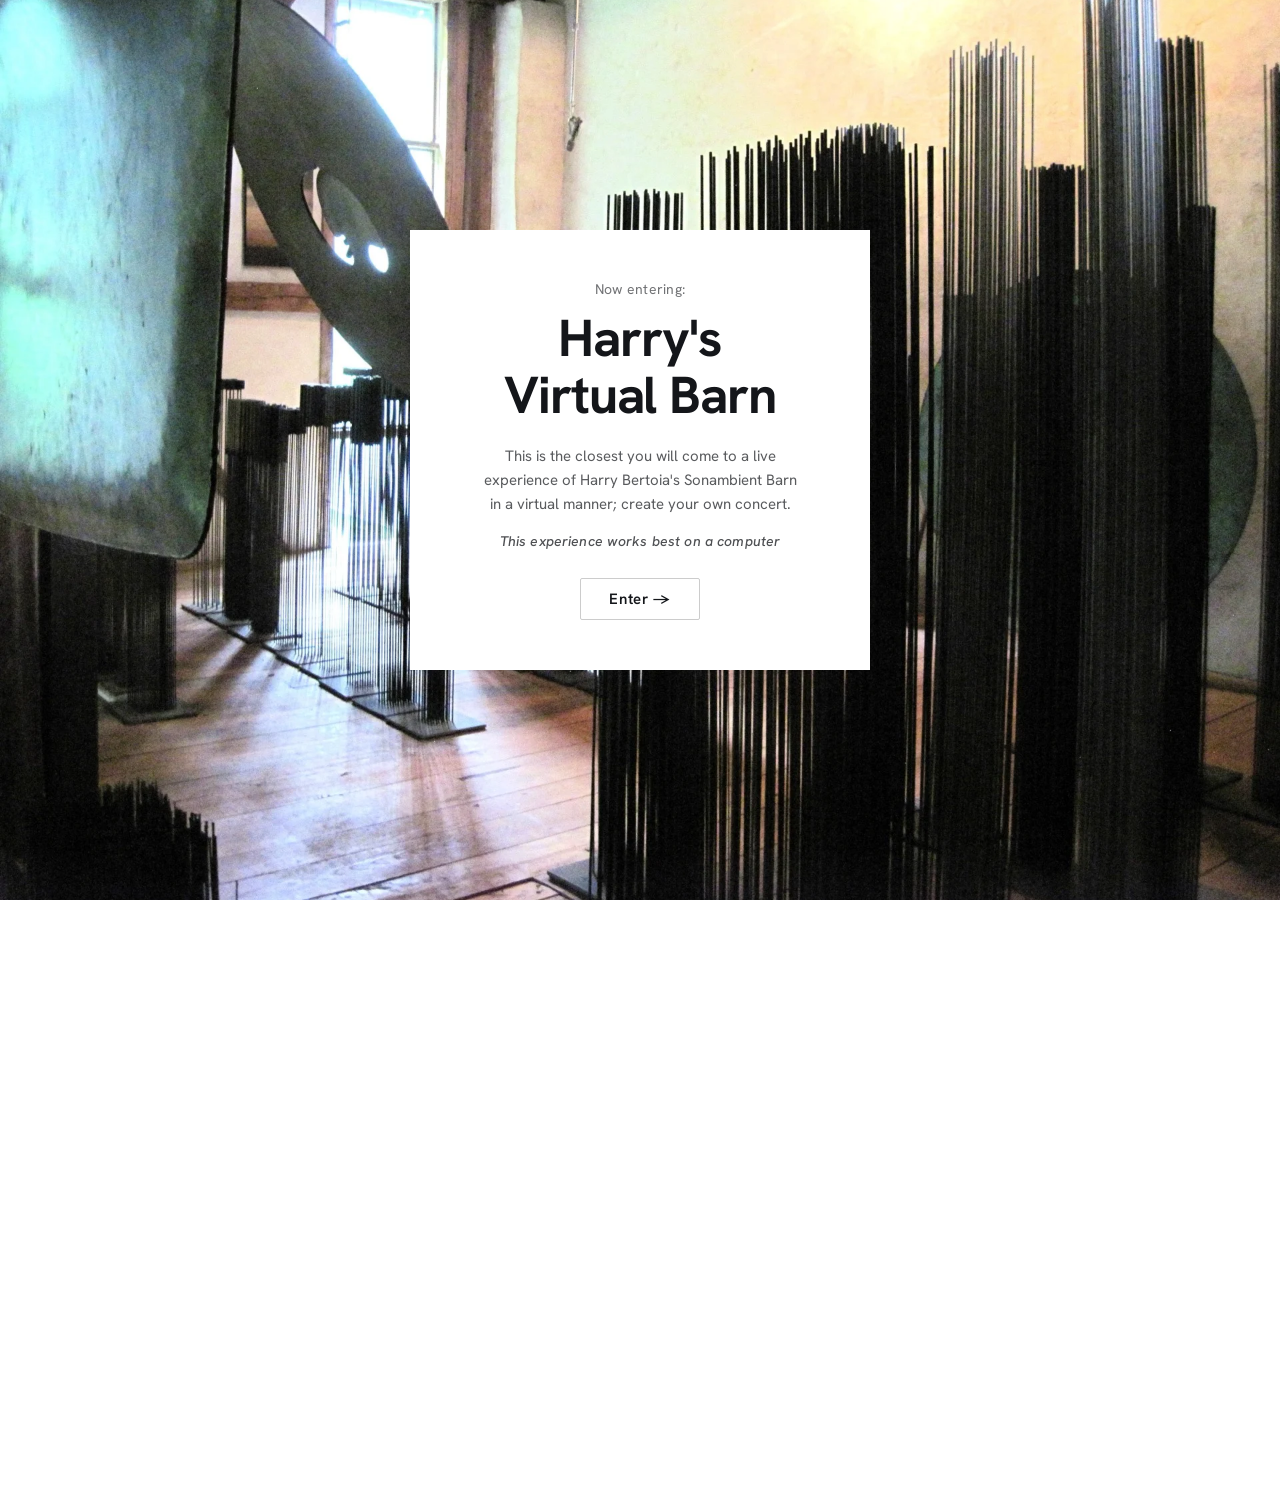
<file: index.html>
<!DOCTYPE html>
<html lang="en">

<head>
    <meta charset="UTF-8">
    <meta name="viewport" content="width=device-width, initial-scale=1.0">
    <meta name="description"
        content="Harry Bertoia's virtual Sonambient Barn simulator. Interact with gongs, tonals, and singing bars to create your own ambient concert.">
    <title>Harry's Barn</title>
    <link rel="icon" type="image/png" href="assets/images/bertoia_logo.webp">
    <link rel="preconnect" href="https://fonts.googleapis.com">
    <link rel="preconnect" href="https://fonts.gstatic.com" crossorigin>
    <link href="https://fonts.googleapis.com/css2?family=Hanken+Grotesk:ital,wght@0,300..900;1,300..900&display=swap"
        rel="stylesheet">
    <link rel="stylesheet" href="style.css?v=1.10">
</head>

<body class="splash-active">

    <!-- Splash Screen -->
    <div id="splash-screen">
        <div class="splash-content">
            <p class="splash-entering">Now entering:</p>
            <h2 class="splash-title">Harry's Virtual Barn</h2>
            <p class="splash-description">This is the closest you will come to a live experience of Harry Bertoia's Sonambient Barn in a virtual manner; create your own concert.</p>
            <p class="splash-device-note">This experience works best on a computer</p>
            <p class="splash-status" id="splash-status">Loading Sonambient experience...</p>
            <button class="splash-enter" id="splash-enter" style="display:none;">Enter →</button>
        </div>
    </div>

    <nav class="site-nav">
        <div class="mobile-nav-header">
            <a href="index.html" class="mobile-logo">
                <img src="assets/images/bertoia_logo.webp" alt="Harry's Barn Home">
            </a>
            <button class="hamburger-btn" id="hamburger-btn" aria-label="Toggle navigation menu">
                <span></span>
                <span></span>
                <span></span>
            </button>
        </div>
        <div class="nav-menu-wrapper" id="nav-menu-wrapper">
            <div class="nav-links left">
                <div class="nav-item">
                    <a href="#">History</a>
                    <div class="dropdown">
                        <a href="coming-soon.html">Tape Archive</a>
                        <a href="sonambient-barn.html">Sonambient Barn</a>
                        <a href="https://catalogue.harrybertoia.org/catalogue/index.php?section=Sonambient" target="_blank"
                             rel="noopener noreferrer">Sculptures</a>
                        <a href="materials.html">Materials</a>
                        <a href="monotypes.html">Monotypes</a>
                        <a href="https://importantrecords.com/products/harry-bertoia-download-complete-sonambient-collection"
                            target="_blank" rel="noopener noreferrer">Original Releases</a>
                    </div>
                </div>
                <div class="nav-item">
                    <a href="#">Media</a>
                    <div class="dropdown">
                        <a href="https://catalogue.harrybertoia.org/catalogue/index.php?section=Sonambient" target="_blank"
                            rel="noopener noreferrer">Photos</a>
                        <a href="https://www.youtube.com/watch?v=zS-YQ0-Rmmk" target="_blank"
                            rel="noopener noreferrer">Motion Study</a>
                        <a href="https://www.youtube.com/watch?v=P7ujVKwLw78&t=1313s" target="_blank"
                            rel="noopener noreferrer">Sonambient Documentary</a>
                        <a href="coming-soon.html">Articles</a>
                        <a href="https://www.youtube.com/watch?v=GpaogYl9RnQ" target="_blank"
                            rel="noopener noreferrer">Virtual Barn Tour</a>
                        <a href="coming-soon.html">Installation</a>
                    </div>
                </div>
            </div>
            <div class="nav-logo desktop-only-logo">
                <a href="index.html">
                    <img src="assets/images/bertoia_logo.webp" alt="Harry's Barn Home">
                </a>
            </div>
            <div class="nav-links right">
                <div class="nav-item">
                    <a href="#">Links</a>
                    <div class="dropdown">
                        <a href="https://importantrecords.com/" target="_blank" rel="noopener noreferrer">Imprec</a>
                        <a href="https://sonambient.bandcamp.com" target="_blank" rel="noopener noreferrer">Bandcamp</a>
                        <a href="https://catalogue.harrybertoia.org/" target="_blank" rel="noopener noreferrer">Harry
                            Bertoia Catalogue Raisonné</a>
                        <a href="https://harrybertoia.org/" target="_blank" rel="noopener noreferrer">Harry Bertoia
                            Foundation</a>
                    </div>
                </div>
                <div class="nav-item">
                    <a href="#">Shop</a>
                    <div class="dropdown">
                        <a href="https://importantrecords.com/collections/sonambient" target="_blank"
                            rel="noopener noreferrer">Imprec Sonambient Shop</a>
                        <a href="https://harrybertoia.org/shop/" target="_blank" rel="noopener noreferrer">Harry Bertoia
                            Foundation Shop</a>
                    </div>
                </div>
            </div>
        </div>
    </nav>

    <header class="site-header">
        <div class="site-header-content">
            <h1>Harry's Virtual Barn</h1>
            <p>Select an instrument to hear its sound</p>
        </div>
    </header>

    <div class="main-content-container">
        <div class="top-row">
            <div class="canvas-container">
                <canvas id="spectrogram-canvas"></canvas>
                <button id="fullscreen-btn" title="Fullscreen Visualizer">
                    <span class="fullscreen-text">Go full screen</span>
                    <svg viewBox="0 0 24 24" width="20" height="20" fill="currentColor">
                        <path d="M7 14H5v5h5v-2H7v-3zm-2-4h2V7h3V5H5v5zm12 7h-3v2h5v-5h-2v3zM14 5v2h3v3h2V5h-5z" />
                    </svg>
                </button>
            </div>
            <div class="currently-playing-container">
                <h3 class="currently-playing-title">Currently playing:</h3>
                <div id="currently-playing-info">
                    <!-- Dynamic info goes here -->
                </div>
                <p class="view-more-blurb">View more instruments below &darr;</p>
            </div>
        </div>

        <div class="bottom-row">
            <main id="instrument-categories">
                <section class="category-section">
                    <div class="grid-container" id="grid-tonals-rods"></div>
                </section>

                <section class="category-section">
                    <div class="grid-container" id="grid-tonals-tops"></div>
                </section>

                <section class="category-section">
                    <div class="grid-container" id="grid-gongs"></div>
                </section>

                <section class="category-section" id="section-singing-bars">
                    <div class="grid-container" id="grid-singing-bars"></div>
                </section>

                <section class="category-section" id="section-combinations">
                    <div class="grid-container" id="grid-combinations"></div>
                </section>
            </main>
            <div id="grid-all-rows" style="display: none; width: 100%; display: flex; flex-direction: column; align-items: center; gap: 30px;"></div>
            <section id="grave-gong-section">
                <div id="grave-gong-hint" class="grave-gong-hint">
                    <span class="hint-text">Play Harry's Grave Gong</span>
                    <svg class="hint-arrow" viewBox="0 0 24 24" width="16" height="16" fill="currentColor">
                        <path d="M12 16l-6-6h12z"/>
                    </svg>
                </div>
                <div id="grave-gong-footer"></div>
            </section>
        </div>
    </div>

    <script src="nav.js"></script>
    <script src="script.js?v=1.11"></script>
</body>

</html>
</file>
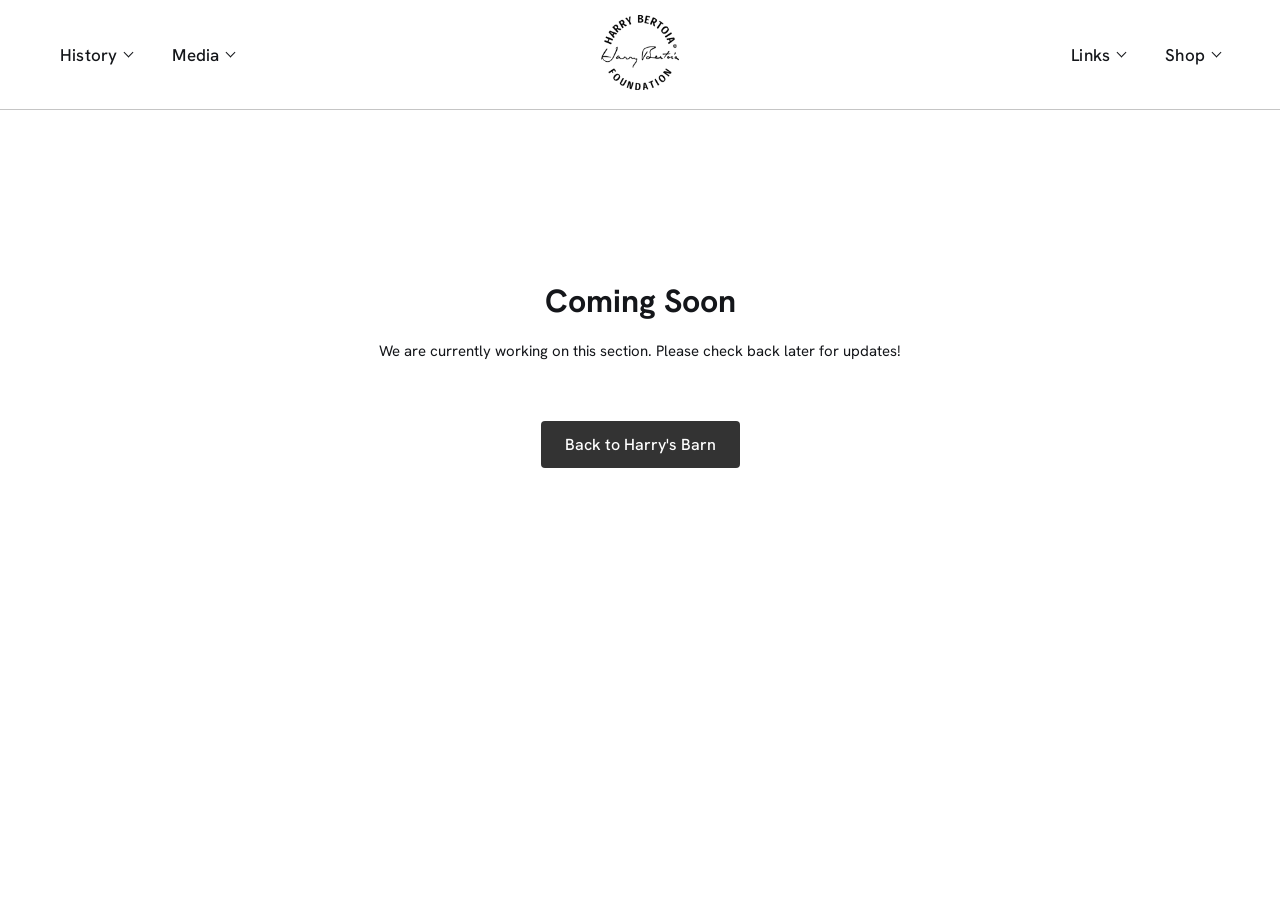
<file: coming-soon.html>
<!DOCTYPE html>
<html lang="en">

<head>
    <meta charset="UTF-8">
    <meta name="viewport" content="width=device-width, initial-scale=1.0">
    <meta name="description" content="Harry Bertoia's virtual Sonambient Barn simulator. Learn about the history of the Sonambient Barn in Barto, Pennsylvania.">
    <title>Coming Soon</title>
    <link rel="icon" type="image/png" href="assets/images/bertoia_logo.webp">
    <link rel="preconnect" href="https://fonts.googleapis.com">
    <link rel="preconnect" href="https://fonts.gstatic.com" crossorigin>
    <link
        href="https://fonts.googleapis.com/css2?family=Hanken+Grotesk:ital,wght@0,300..900;1,300..900&display=swap"
        rel="stylesheet">
    <link rel="stylesheet" href="style.css?v=1.10">
    <style>
        .back-button {
            display: inline-block;
            margin-top: 2rem;
            padding: 0.8rem 1.5rem;
            background-color: #333;
            color: #fff;
            text-decoration: none;
            border-radius: 4px;
            font-weight: 500;
            transition: background-color 0.2s;
        }
        .back-button:hover {
            background-color: #555;
        }
    </style>
</head>

<body>
    <nav class="site-nav">
        <div class="mobile-nav-header">
            <a href="home" class="mobile-logo">
                <img src="assets/images/bertoia_logo.webp" alt="Harry's Barn Home">
            </a>
            <button class="hamburger-btn" id="hamburger-btn" aria-label="Toggle navigation menu">
                <span></span>
                <span></span>
                <span></span>
            </button>
        </div>
        <div class="nav-menu-wrapper" id="nav-menu-wrapper">
            <div class="nav-links left">
                <div class="nav-item">
                    <a href="#">History</a>
                    <div class="dropdown">
                        <a href="coming-soon">Tape Archive</a>
                        <a href="sonambient-barn">Sonambient Barn</a>
                        <a href="https://catalogue.harrybertoia.org/catalogue/index.php?section=Sonambient" target="_blank" rel="noopener noreferrer">Sculptures</a>
                        <a href="materials">Materials</a>
                        <a href="monotypes">Monotypes</a>
                        <a href="https://importantrecords.com/products/harry-bertoia-download-complete-sonambient-collection" target="_blank" rel="noopener noreferrer">Original Releases</a>
                    </div>
                </div>
                <div class="nav-item">
                    <a href="#">Media</a>
                    <div class="dropdown">
                        <a href="https://catalogue.harrybertoia.org/catalogue/index.php?section=Sonambient" target="_blank" rel="noopener noreferrer">Photos</a>
                        <a href="https://www.youtube.com/watch?v=zS-YQ0-Rmmk" target="_blank" rel="noopener noreferrer">Motion Study</a>
                        <a href="https://www.youtube.com/watch?v=P7ujVKwLw78&t=1313s" target="_blank" rel="noopener noreferrer">Sonambient Documentary</a>
                        <a href="coming-soon">Articles</a>
                        <a href="https://www.youtube.com/watch?v=GpaogYl9RnQ" target="_blank" rel="noopener noreferrer">Virtual Barn Tour</a>
                        <a href="coming-soon">Installation</a>
                    </div>
                </div>
            </div>
            <div class="nav-logo desktop-only-logo">
                <a href="home">
                    <img src="assets/images/bertoia_logo.webp" alt="Harry's Barn Home">
                </a>
            </div>
            <div class="nav-links right">
                <div class="nav-item">
                    <a href="#">Links</a>
                    <div class="dropdown">
                        <a href="https://importantrecords.com/" target="_blank" rel="noopener noreferrer">Imprec</a>
                        <a href="https://sonambient.bandcamp.com" target="_blank" rel="noopener noreferrer">Bandcamp</a>
                        <a href="https://catalogue.harrybertoia.org/" target="_blank" rel="noopener noreferrer">Harry
                            Bertoia Catalogue Raisonné</a>
                        <a href="https://harrybertoia.org/" target="_blank" rel="noopener noreferrer">Harry Bertoia
                            Foundation</a>
                    </div>
                </div>
                <div class="nav-item">
                    <a href="#">Shop</a>
                    <div class="dropdown">
                        <a href="https://importantrecords.com/collections/sonambient" target="_blank"
                            rel="noopener noreferrer">Imprec Sonambient Shop</a>
                        <a href="https://harrybertoia.org/shop/" target="_blank" rel="noopener noreferrer">Harry Bertoia
                            Foundation Shop</a>
                    </div>
                </div>
            </div>
        </div>
    </nav>

    <main class="text-page-container" style="text-align: center; margin-top: 10vh; min-height: 60vh;">
        <h1 class="text-page-title" style="border: none; margin-bottom: 1rem;">Coming Soon</h1>
        <div class="text-page-content" style="max-width: 600px; margin: 0 auto;">
            <p>We are currently working on this section. Please check back later for updates!</p>
            <a href="home" class="back-button">Back to Harry's Barn</a>
        </div>
    </main>
    <script src="nav.js"></script>
</body>

</html>
</file>
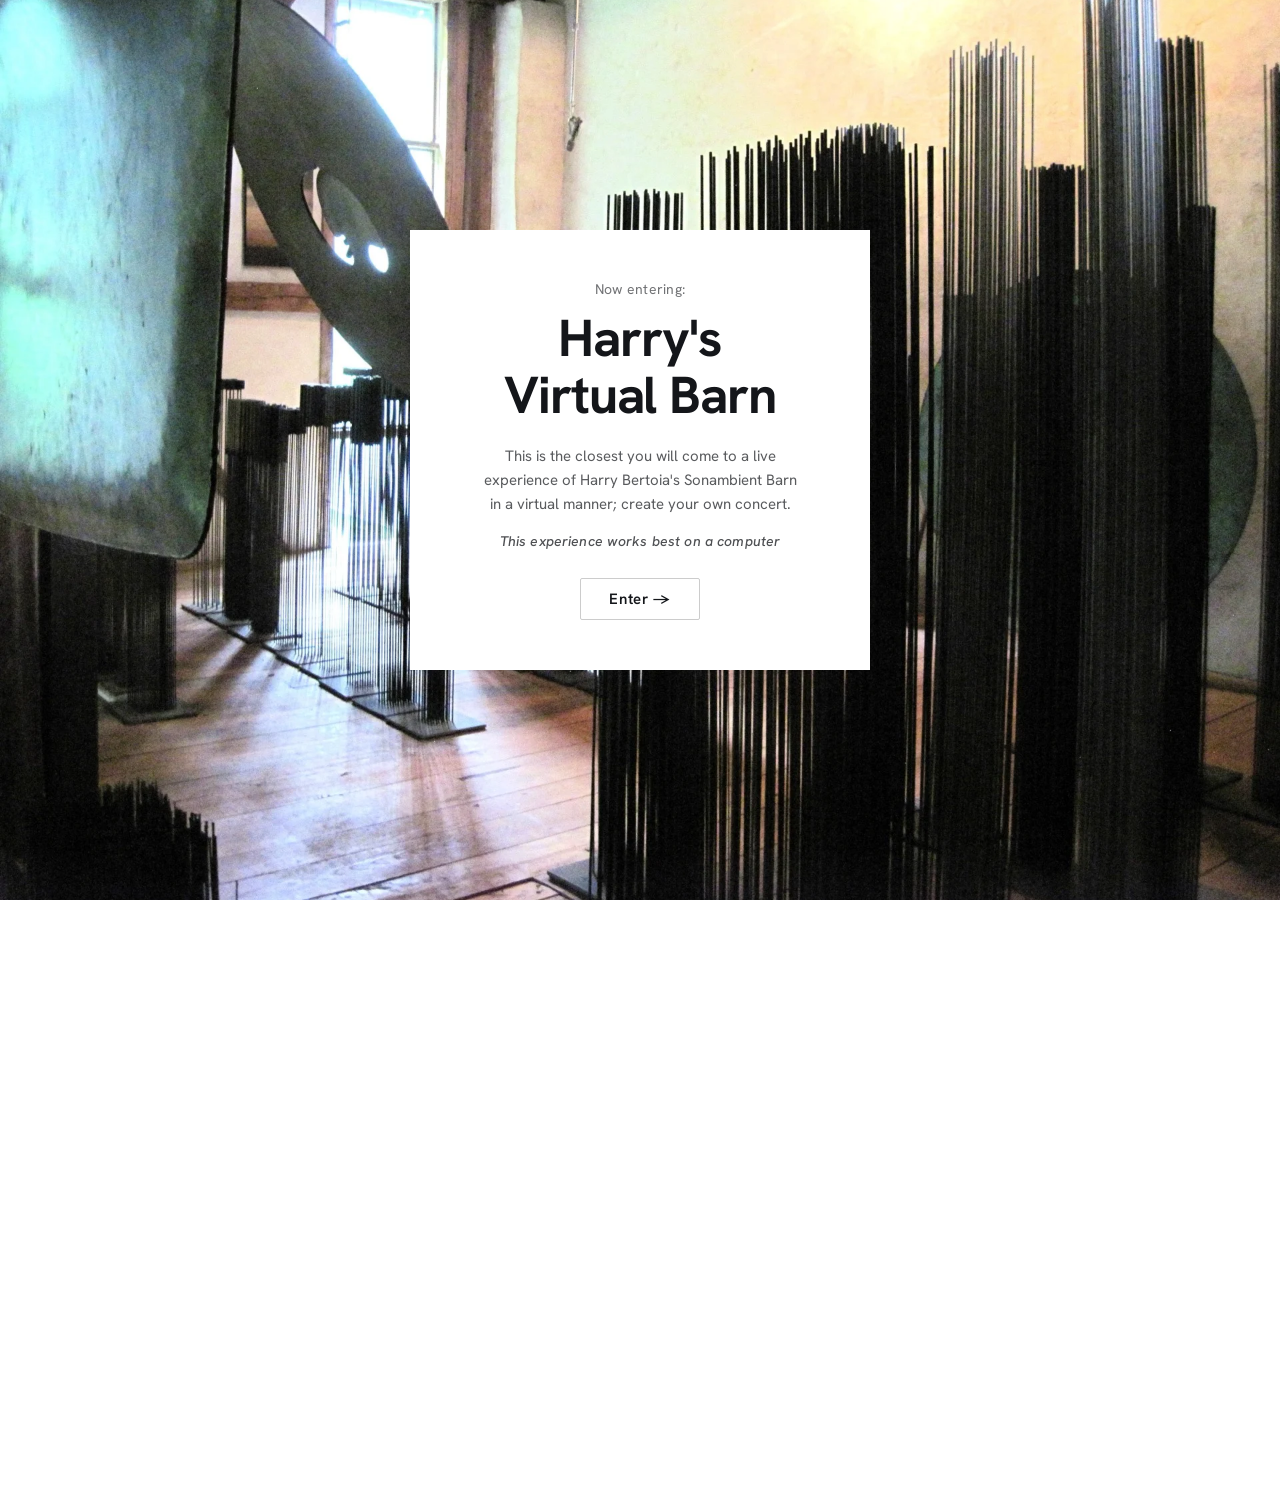
<file: home.html>
<!DOCTYPE html>
<html lang="en">

<head>
    <meta charset="UTF-8">
    <meta name="viewport" content="width=device-width, initial-scale=1.0">
    <meta name="description"
        content="Harry Bertoia's virtual Sonambient Barn simulator. Interact with gongs, tonals, and singing bars to create your own ambient concert.">
    <title>Harry's Barn</title>
    <link rel="icon" type="image/png" href="assets/images/bertoia_logo.webp">
    <link rel="preconnect" href="https://fonts.googleapis.com">
    <link rel="preconnect" href="https://fonts.gstatic.com" crossorigin>
    <link href="https://fonts.googleapis.com/css2?family=Hanken+Grotesk:ital,wght@0,300..900;1,300..900&display=swap"
        rel="stylesheet">
    <link rel="stylesheet" href="style.css?v=1.10">
</head>

<body class="splash-active">

    <!-- Splash Screen -->
    <div id="splash-screen">
        <div class="splash-content">
            <p class="splash-entering">Now entering:</p>
            <h2 class="splash-title">Harry's Virtual Barn</h2>
            <p class="splash-description">This is the closest you will come to a live experience of Harry Bertoia's Sonambient Barn in a virtual manner; create your own concert.</p>
            <p class="splash-device-note">This experience works best on a computer</p>
            <p class="splash-status" id="splash-status">Loading Sonambient experience...</p>
            <button class="splash-enter" id="splash-enter" style="display:none;">Enter →</button>
        </div>
    </div>

    <nav class="site-nav">
        <div class="mobile-nav-header">
            <a href="home" class="mobile-logo">
                <img src="assets/images/bertoia_logo.webp" alt="Harry's Barn Home">
            </a>
            <button class="hamburger-btn" id="hamburger-btn" aria-label="Toggle navigation menu">
                <span></span>
                <span></span>
                <span></span>
            </button>
        </div>
        <div class="nav-menu-wrapper" id="nav-menu-wrapper">
            <div class="nav-links left">
                <div class="nav-item">
                    <a href="#">History</a>
                    <div class="dropdown">
                        <a href="coming-soon">Tape Archive</a>
                        <a href="sonambient-barn">Sonambient Barn</a>
                        <a href="https://catalogue.harrybertoia.org/catalogue/index.php?section=Sonambient" target="_blank"
                             rel="noopener noreferrer">Sculptures</a>
                        <a href="materials">Materials</a>
                        <a href="monotypes">Monotypes</a>
                        <a href="https://importantrecords.com/products/harry-bertoia-download-complete-sonambient-collection"
                            target="_blank" rel="noopener noreferrer">Original Releases</a>
                    </div>
                </div>
                <div class="nav-item">
                    <a href="#">Media</a>
                    <div class="dropdown">
                        <a href="https://catalogue.harrybertoia.org/catalogue/index.php?section=Sonambient" target="_blank"
                            rel="noopener noreferrer">Photos</a>
                        <a href="https://www.youtube.com/watch?v=zS-YQ0-Rmmk" target="_blank"
                            rel="noopener noreferrer">Motion Study</a>
                        <a href="https://www.youtube.com/watch?v=P7ujVKwLw78&t=1313s" target="_blank"
                            rel="noopener noreferrer">Sonambient Documentary</a>
                        <a href="coming-soon">Articles</a>
                        <a href="https://www.youtube.com/watch?v=GpaogYl9RnQ" target="_blank"
                            rel="noopener noreferrer">Virtual Barn Tour</a>
                        <a href="coming-soon">Installation</a>
                    </div>
                </div>
            </div>
            <div class="nav-logo desktop-only-logo">
                <a href="home">
                    <img src="assets/images/bertoia_logo.webp" alt="Harry's Barn Home">
                </a>
            </div>
            <div class="nav-links right">
                <div class="nav-item">
                    <a href="#">Links</a>
                    <div class="dropdown">
                        <a href="https://importantrecords.com/" target="_blank" rel="noopener noreferrer">Imprec</a>
                        <a href="https://sonambient.bandcamp.com" target="_blank" rel="noopener noreferrer">Bandcamp</a>
                        <a href="https://catalogue.harrybertoia.org/" target="_blank" rel="noopener noreferrer">Harry
                            Bertoia Catalogue Raisonné</a>
                        <a href="https://harrybertoia.org/" target="_blank" rel="noopener noreferrer">Harry Bertoia
                            Foundation</a>
                    </div>
                </div>
                <div class="nav-item">
                    <a href="#">Shop</a>
                    <div class="dropdown">
                        <a href="https://importantrecords.com/collections/sonambient" target="_blank"
                            rel="noopener noreferrer">Imprec Sonambient Shop</a>
                        <a href="https://harrybertoia.org/shop/" target="_blank" rel="noopener noreferrer">Harry Bertoia
                            Foundation Shop</a>
                    </div>
                </div>
            </div>
        </div>
    </nav>

    <header class="site-header">
        <div class="site-header-content">
            <h1>Harry's Virtual Barn</h1>
            <p>Select an instrument to hear its sound</p>
        </div>
    </header>

    <div class="main-content-container">
        <div class="top-row">
            <div class="canvas-container">
                <canvas id="spectrogram-canvas"></canvas>
                <button id="fullscreen-btn" title="Fullscreen Visualizer">
                    <span class="fullscreen-text">Go full screen</span>
                    <svg viewBox="0 0 24 24" width="20" height="20" fill="currentColor">
                        <path d="M7 14H5v5h5v-2H7v-3zm-2-4h2V7h3V5H5v5zm12 7h-3v2h5v-5h-2v3zM14 5v2h3v3h2V5h-5z" />
                    </svg>
                </button>
            </div>
            <div class="currently-playing-container">
                <h3 class="currently-playing-title">Currently playing:</h3>
                <div id="currently-playing-info">
                    <!-- Dynamic info goes here -->
                </div>
                <p class="view-more-blurb">View more instruments below &darr;</p>
            </div>
        </div>

        <div class="bottom-row">
            <main id="instrument-categories">
                <section class="category-section">
                    <div class="grid-container" id="grid-tonals-rods"></div>
                </section>

                <section class="category-section">
                    <div class="grid-container" id="grid-tonals-tops"></div>
                </section>

                <section class="category-section">
                    <div class="grid-container" id="grid-gongs"></div>
                </section>

                <section class="category-section" id="section-singing-bars">
                    <div class="grid-container" id="grid-singing-bars"></div>
                </section>

                <section class="category-section" id="section-combinations">
                    <div class="grid-container" id="grid-combinations"></div>
                </section>
            </main>
            <div id="grid-all-rows" style="display: none; width: 100%; display: flex; flex-direction: column; align-items: center; gap: 30px;"></div>
            <section id="grave-gong-section">
                <div id="grave-gong-hint" class="grave-gong-hint">
                    <span class="hint-text">Play Harry's Grave Gong</span>
                    <svg class="hint-arrow" viewBox="0 0 24 24" width="16" height="16" fill="currentColor">
                        <path d="M12 16l-6-6h12z"/>
                    </svg>
                </div>
                <div id="grave-gong-footer"></div>
            </section>
        </div>
    </div>

    <script src="nav.js"></script>
    <script src="script.js?v=1.11"></script>
</body>

</html>
</file>
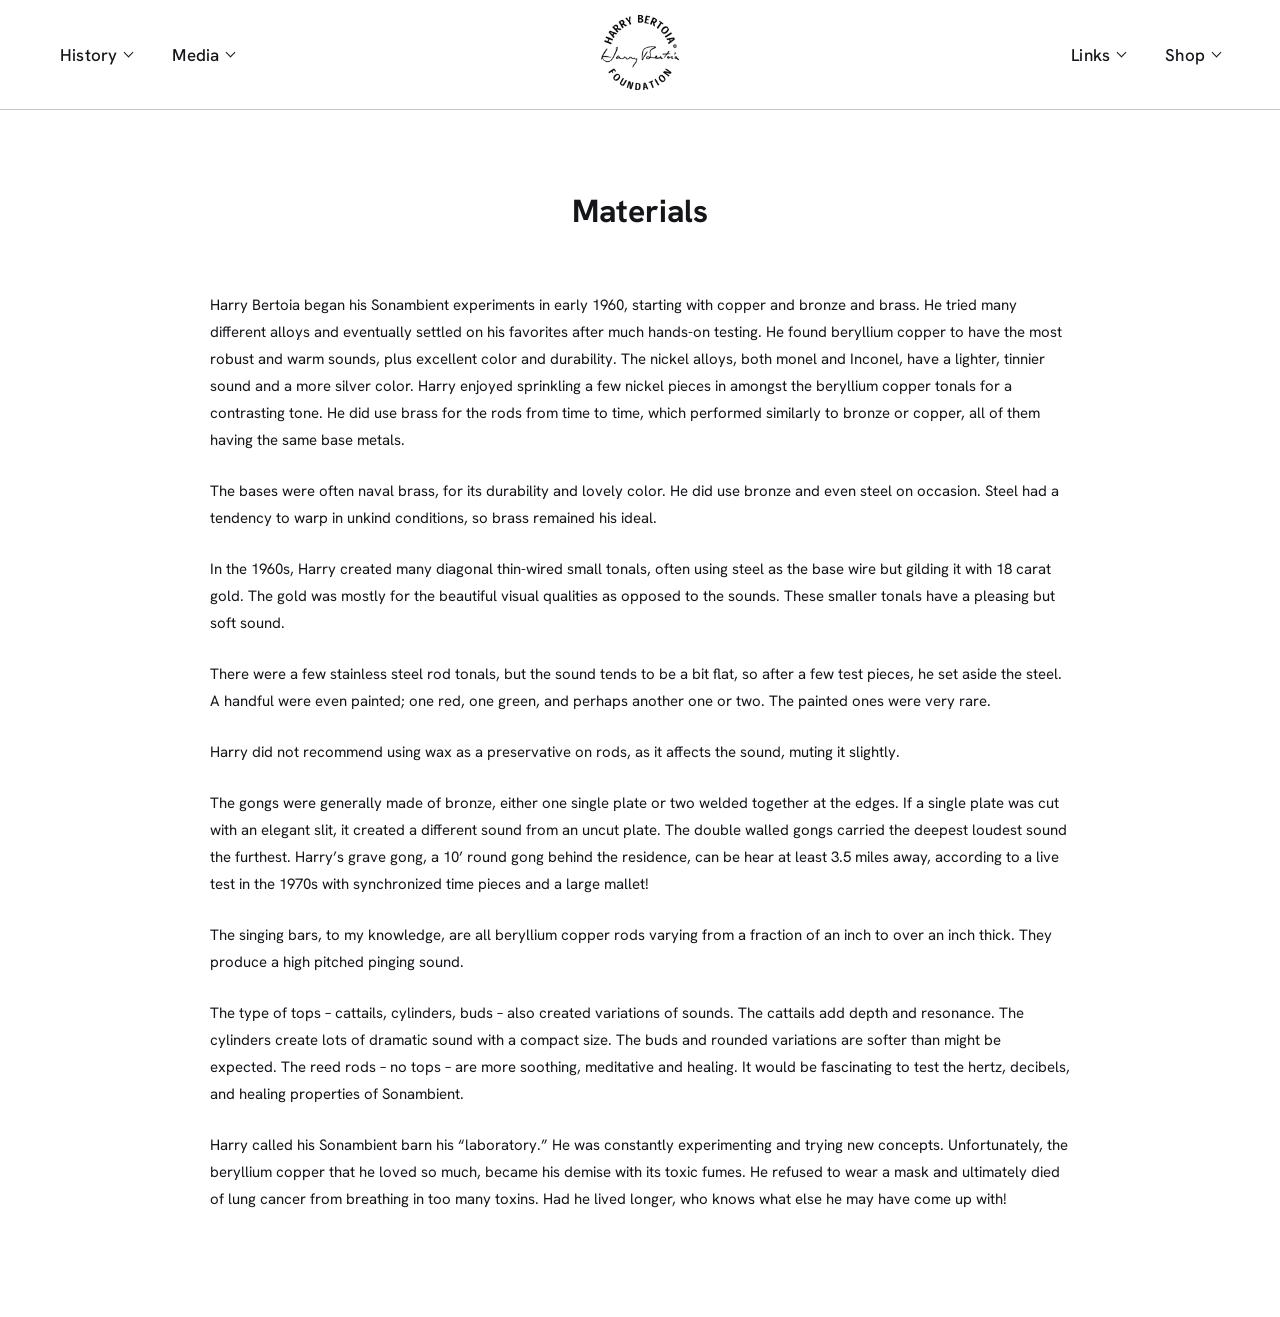
<file: materials.html>
<!DOCTYPE html>
<html lang="en">

<head>
    <meta charset="UTF-8">
    <meta name="viewport" content="width=device-width, initial-scale=1.0">
    <meta name="description" content="Harry Bertoia's virtual Sonambient Barn simulator. Learn about the history of the Sonambient Barn in Barto, Pennsylvania.">
    <title>Harry's Barn</title>
    <link rel="icon" type="image/png" href="assets/images/bertoia_logo.webp">
    <link rel="preconnect" href="https://fonts.googleapis.com">
    <link rel="preconnect" href="https://fonts.gstatic.com" crossorigin>
    <link
        href="https://fonts.googleapis.com/css2?family=Hanken+Grotesk:ital,wght@0,300..900;1,300..900&display=swap"
        rel="stylesheet">
    <link rel="stylesheet" href="style.css?v=1.10">
</head>

<body>
    <nav class="site-nav">
        <div class="mobile-nav-header">
            <a href="home" class="mobile-logo">
                <img src="assets/images/bertoia_logo.webp" alt="Harry's Barn Home">
            </a>
            <button class="hamburger-btn" id="hamburger-btn" aria-label="Toggle navigation menu">
                <span></span>
                <span></span>
                <span></span>
            </button>
        </div>
        <div class="nav-menu-wrapper" id="nav-menu-wrapper">
            <div class="nav-links left">
                <div class="nav-item">
                    <a href="#">History</a>
                    <div class="dropdown">
                        <a href="coming-soon">Tape Archive</a>
                        <a href="sonambient-barn">Sonambient Barn</a>
                        <a href="https://catalogue.harrybertoia.org/catalogue/index.php?section=Sonambient" target="_blank" rel="noopener noreferrer">Sculptures</a>
                        <a href="materials">Materials</a>
                        <a href="monotypes">Monotypes</a>
                        <a href="https://importantrecords.com/products/harry-bertoia-download-complete-sonambient-collection" target="_blank" rel="noopener noreferrer">Original Releases</a>
                    </div>
                </div>
                <div class="nav-item">
                    <a href="#">Media</a>
                    <div class="dropdown">
                        <a href="https://catalogue.harrybertoia.org/catalogue/index.php?section=Sonambient" target="_blank" rel="noopener noreferrer">Photos</a>
                        <a href="https://www.youtube.com/watch?v=zS-YQ0-Rmmk" target="_blank" rel="noopener noreferrer">Motion Study</a>
                        <a href="https://www.youtube.com/watch?v=P7ujVKwLw78&t=1313s" target="_blank" rel="noopener noreferrer">Sonambient Documentary</a>
                        <a href="coming-soon">Articles</a>
                        <a href="https://www.youtube.com/watch?v=GpaogYl9RnQ" target="_blank" rel="noopener noreferrer">Virtual Barn Tour</a>
                        <a href="coming-soon">Installation</a>
                    </div>
                </div>
            </div>
            <div class="nav-logo desktop-only-logo">
                <a href="home">
                    <img src="assets/images/bertoia_logo.webp" alt="Harry's Barn Home">
                </a>
            </div>
            <div class="nav-links right">
                <div class="nav-item">
                    <a href="#">Links</a>
                    <div class="dropdown">
                        <a href="https://importantrecords.com/" target="_blank" rel="noopener noreferrer">Imprec</a>
                        <a href="https://sonambient.bandcamp.com" target="_blank" rel="noopener noreferrer">Bandcamp</a>
                        <a href="https://catalogue.harrybertoia.org/" target="_blank" rel="noopener noreferrer">Harry
                            Bertoia Catalogue Raisonné</a>
                        <a href="https://harrybertoia.org/" target="_blank" rel="noopener noreferrer">Harry Bertoia
                            Foundation</a>
                    </div>
                </div>
                <div class="nav-item">
                    <a href="#">Shop</a>
                    <div class="dropdown">
                        <a href="https://importantrecords.com/collections/sonambient" target="_blank"
                            rel="noopener noreferrer">Imprec Sonambient Shop</a>
                        <a href="https://harrybertoia.org/shop/" target="_blank" rel="noopener noreferrer">Harry Bertoia
                            Foundation Shop</a>
                    </div>
                </div>
            </div>
        </div>
    </nav>

    <main class="text-page-container">
        <h1 class="text-page-title">Materials</h1>
        
        <div class="text-page-content">
            <p>Harry Bertoia began his Sonambient experiments in early 1960, starting with copper and bronze and brass. He tried many different alloys and eventually settled on his favorites after much hands-on testing. He found beryllium copper to have the most robust and warm sounds, plus excellent color and durability. The nickel alloys, both monel and Inconel, have a lighter, tinnier sound and a more silver color. Harry enjoyed sprinkling a few nickel pieces in amongst the beryllium copper tonals for a contrasting tone. He did use brass for the rods from time to time, which performed similarly to bronze or copper, all of them having the same base metals.</p>
            <p>The bases were often naval brass, for its durability and lovely color. He did use bronze and even steel on occasion. Steel had a tendency to warp in unkind conditions, so brass remained his ideal.</p>
            <p>In the 1960s, Harry created many diagonal thin-wired small tonals, often using steel as the base wire but gilding it with 18 carat gold. The gold was mostly for the beautiful visual qualities as opposed to the sounds. These smaller tonals have a pleasing but soft sound.</p>
            <p>There were a few stainless steel rod tonals, but the sound tends to be a bit flat, so after a few test pieces, he set aside the steel. A handful were even painted; one red, one green, and perhaps another one or two. The painted ones were very rare.</p>
            <p>Harry did not recommend using wax as a preservative on rods, as it affects the sound, muting it slightly.</p>
            <p>The gongs were generally made of bronze, either one single plate or two welded together at the edges. If a single plate was cut with an elegant slit, it created a different sound from an uncut plate. The double walled gongs carried the deepest loudest sound the furthest. Harry’s grave gong, a 10’ round gong behind the residence, can be hear at least 3.5 miles away, according to a live test in the 1970s with synchronized time pieces and a large mallet!</p>
            <p>The singing bars, to my knowledge, are all beryllium copper rods varying from a fraction of an inch to over an inch thick. They produce a high pitched pinging sound.</p>
            <p>The type of tops – cattails, cylinders, buds – also created variations of sounds. The cattails add depth and resonance. The cylinders create lots of dramatic sound with a compact size. The buds and rounded variations are softer than might be expected. The reed rods – no tops – are more soothing, meditative and healing. It would be fascinating to test the hertz, decibels, and healing properties of Sonambient.</p>
            <p>Harry called his Sonambient barn his “laboratory.” He was constantly experimenting and trying new concepts. Unfortunately, the beryllium copper that he loved so much, became his demise with its toxic fumes. He refused to wear a mask and ultimately died of lung cancer from breathing in too many toxins. Had he lived longer, who knows what else he may have come up with!</p>
        </div>
    </main>
    <script src="nav.js"></script>
</body>

</html>
</file>
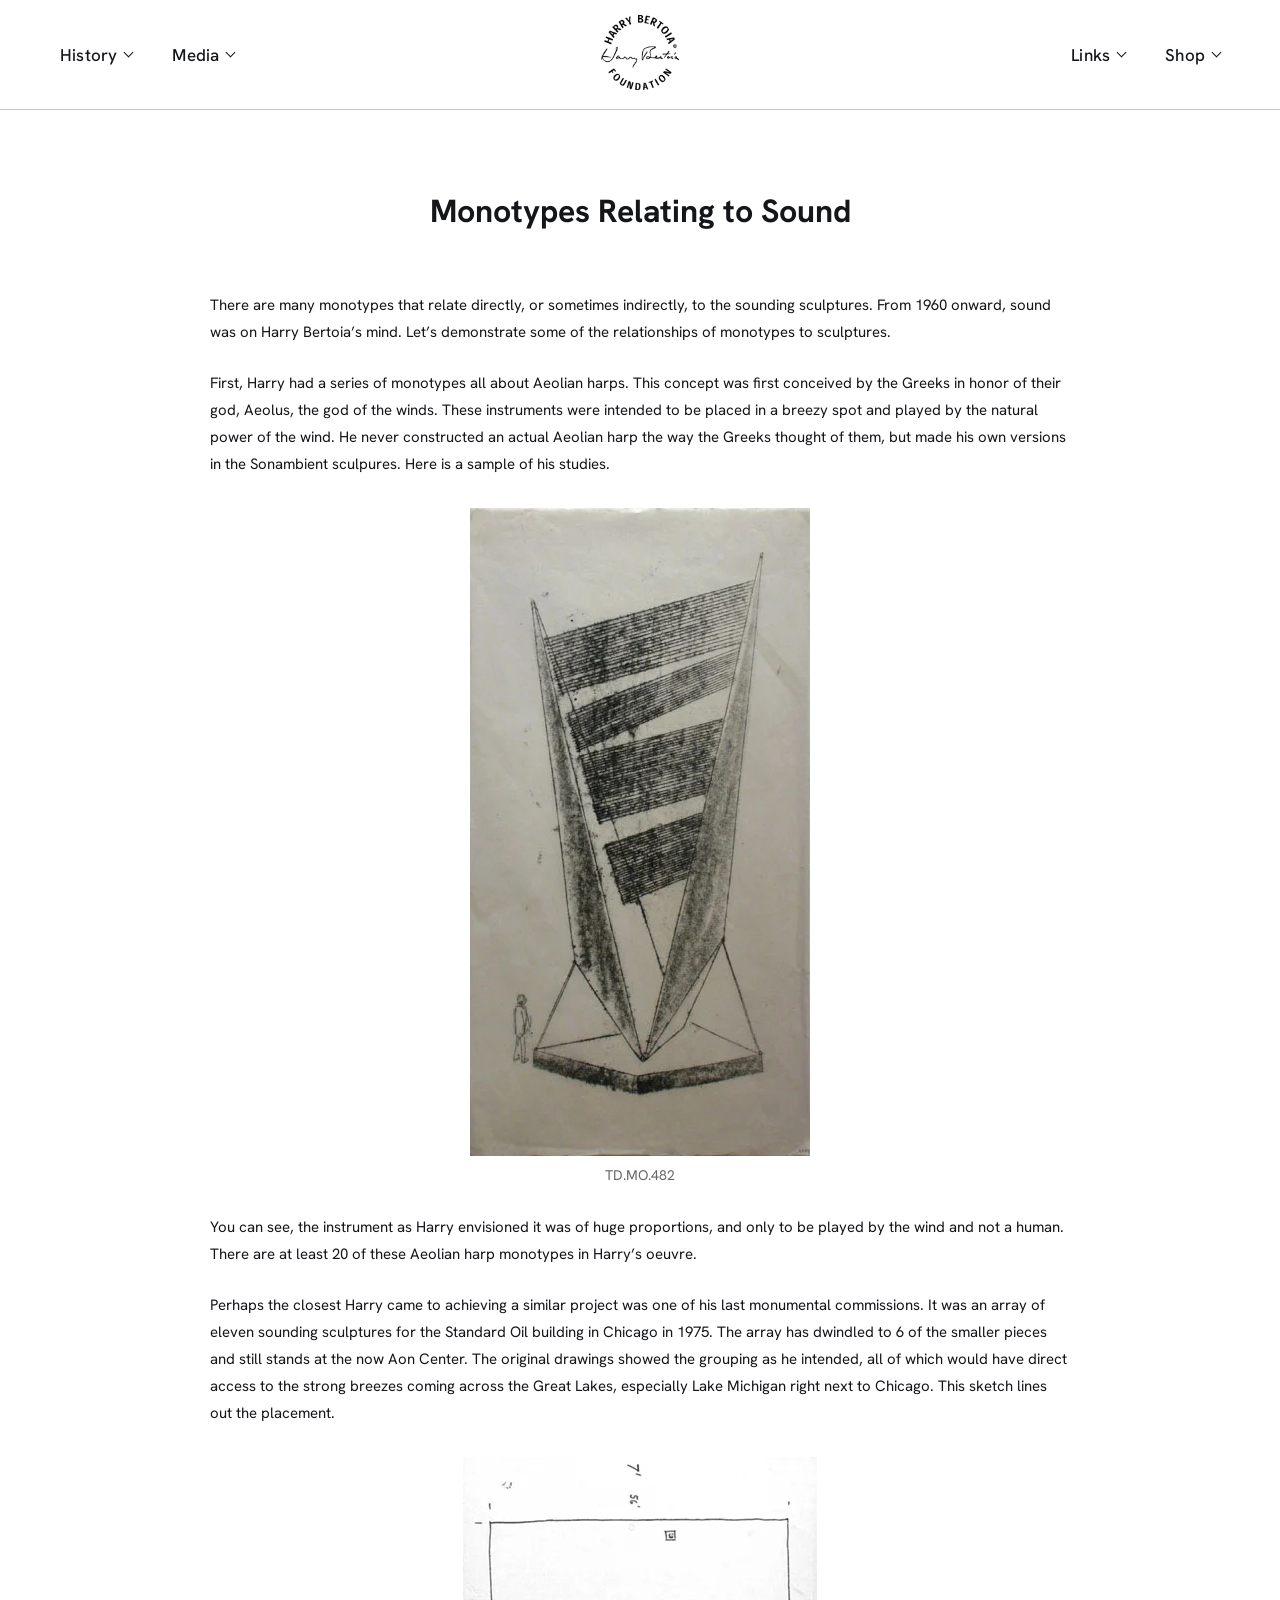
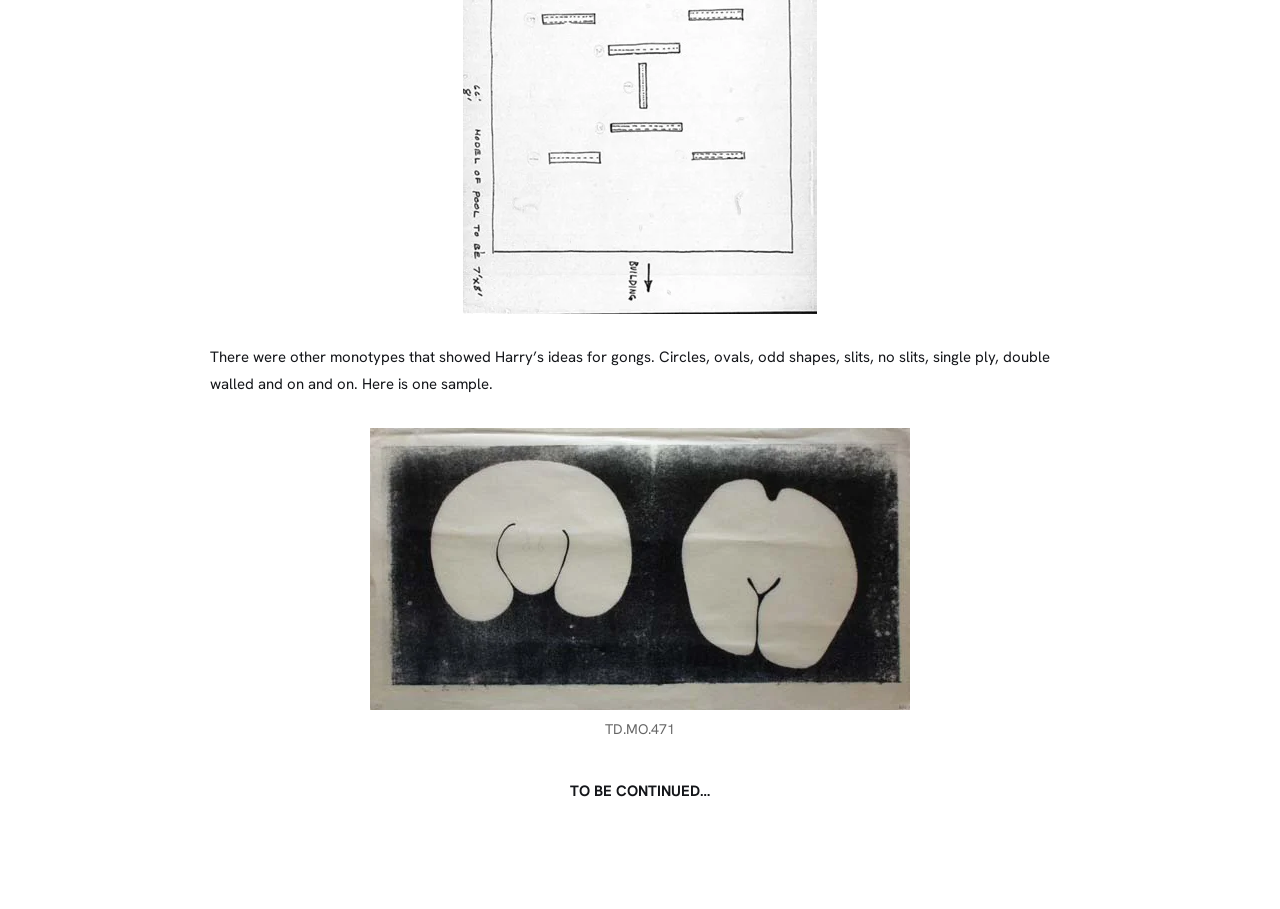
<file: monotypes.html>
<!DOCTYPE html>
<html lang="en">

<head>
    <meta charset="UTF-8">
    <meta name="viewport" content="width=device-width, initial-scale=1.0">
    <meta name="description" content="Harry Bertoia's virtual Sonambient Barn simulator. Learn about the history of the Sonambient Barn in Barto, Pennsylvania.">
    <title>Harry's Barn</title>
    <link rel="icon" type="image/png" href="assets/images/bertoia_logo.webp">
    <link rel="preconnect" href="https://fonts.googleapis.com">
    <link rel="preconnect" href="https://fonts.gstatic.com" crossorigin>
    <link
        href="https://fonts.googleapis.com/css2?family=Hanken+Grotesk:ital,wght@0,300..900;1,300..900&display=swap"
        rel="stylesheet">
    <link rel="stylesheet" href="style.css?v=1.10">
</head>

<body>
    <nav class="site-nav">
        <div class="mobile-nav-header">
            <a href="home" class="mobile-logo">
                <img src="assets/images/bertoia_logo.webp" alt="Harry's Barn Home">
            </a>
            <button class="hamburger-btn" id="hamburger-btn" aria-label="Toggle navigation menu">
                <span></span>
                <span></span>
                <span></span>
            </button>
        </div>
        <div class="nav-menu-wrapper" id="nav-menu-wrapper">
            <div class="nav-links left">
                <div class="nav-item">
                    <a href="#">History</a>
                    <div class="dropdown">
                        <a href="coming-soon">Tape Archive</a>
                        <a href="sonambient-barn">Sonambient Barn</a>
                        <a href="https://catalogue.harrybertoia.org/catalogue/index.php?section=Sonambient" target="_blank" rel="noopener noreferrer">Sculptures</a>
                        <a href="materials">Materials</a>
                        <a href="monotypes">Monotypes</a>
                        <a href="https://importantrecords.com/products/harry-bertoia-download-complete-sonambient-collection" target="_blank" rel="noopener noreferrer">Original Releases</a>
                    </div>
                </div>
                <div class="nav-item">
                    <a href="#">Media</a>
                    <div class="dropdown">
                        <a href="https://catalogue.harrybertoia.org/catalogue/index.php?section=Sonambient" target="_blank" rel="noopener noreferrer">Photos</a>
                        <a href="https://www.youtube.com/watch?v=zS-YQ0-Rmmk" target="_blank" rel="noopener noreferrer">Motion Study</a>
                        <a href="https://www.youtube.com/watch?v=P7ujVKwLw78&t=1313s" target="_blank" rel="noopener noreferrer">Sonambient Documentary</a>
                        <a href="coming-soon">Articles</a>
                        <a href="https://www.youtube.com/watch?v=GpaogYl9RnQ" target="_blank" rel="noopener noreferrer">Virtual Barn Tour</a>
                        <a href="coming-soon">Installation</a>
                    </div>
                </div>
            </div>
            <div class="nav-logo desktop-only-logo">
                <a href="home">
                    <img src="assets/images/bertoia_logo.webp" alt="Harry's Barn Home">
                </a>
            </div>
            <div class="nav-links right">
                <div class="nav-item">
                    <a href="#">Links</a>
                    <div class="dropdown">
                        <a href="https://importantrecords.com/" target="_blank" rel="noopener noreferrer">Imprec</a>
                        <a href="https://sonambient.bandcamp.com" target="_blank" rel="noopener noreferrer">Bandcamp</a>
                        <a href="https://catalogue.harrybertoia.org/" target="_blank" rel="noopener noreferrer">Harry
                            Bertoia Catalogue Raisonné</a>
                        <a href="https://harrybertoia.org/" target="_blank" rel="noopener noreferrer">Harry Bertoia
                            Foundation</a>
                    </div>
                </div>
                <div class="nav-item">
                    <a href="#">Shop</a>
                    <div class="dropdown">
                        <a href="https://importantrecords.com/collections/sonambient" target="_blank"
                            rel="noopener noreferrer">Imprec Sonambient Shop</a>
                        <a href="https://harrybertoia.org/shop/" target="_blank" rel="noopener noreferrer">Harry Bertoia
                            Foundation Shop</a>
                    </div>
                </div>
            </div>
        </div>
    </nav>

        <main class="text-page-container">
        <h1 class="text-page-title">Monotypes Relating to Sound</h1>
        
        <div class="text-page-content">
            <p>There are many monotypes that relate directly, or sometimes indirectly, to the sounding sculptures. From 1960 onward, sound was on Harry Bertoia’s mind. Let’s demonstrate some of the relationships of monotypes to sculptures.</p>
            <p>First, Harry had a series of monotypes all about Aeolian harps. This concept was first conceived by the Greeks in honor of their god, Aeolus, the god of the winds. These instruments were intended to be placed in a breezy spot and played by the natural power of the wind. He never constructed an actual Aeolian harp the way the Greeks thought of them, but made his own versions in the Sonambient sculpures. Here is a sample of his studies.</p>
            <figure style="text-align: center; margin: 30px 0;">
                <img src="Monotypes/image1.webp" alt="TD.MO.482" style="max-width: 100%; height: auto; display: block; margin: 0 auto 10px;">
                <figcaption style="font-size: 14px; color: #666;">TD.MO.482</figcaption>
            </figure>
            <p>You can see, the instrument as Harry envisioned it was of huge proportions, and only to be played by the wind and not a human. There are at least 20 of these Aeolian harp monotypes in Harry’s oeuvre.</p>
            <p>Perhaps the closest Harry came to achieving a similar project was one of his last monumental commissions. It was an array of eleven sounding sculptures for the Standard Oil building in Chicago in 1975. The array has dwindled to 6 of the smaller pieces and still stands at the now Aon Center. The original drawings showed the grouping as he intended, all of which would have direct access to the strong breezes coming across the Great Lakes, especially Lake Michigan right next to Chicago. This sketch lines out the placement.</p>
            <figure style="text-align: center; margin: 30px 0;">
                <img src="Monotypes/image2.webp" alt="Aon Center Sketch" style="max-width: 100%; height: auto; display: block; margin: 0 auto 10px;">
            </figure>
            <p>There were other monotypes that showed Harry’s ideas for gongs. Circles, ovals, odd shapes, slits, no slits, single ply, double walled and on and on. Here is one sample.</p>
            <figure style="text-align: center; margin: 30px 0;">
                <img src="Monotypes/image3.webp" alt="TD.MO.471" style="max-width: 100%; height: auto; display: block; margin: 0 auto 10px;">
                <figcaption style="font-size: 14px; color: #666;">TD.MO.471</figcaption>
            </figure>
            <p style="text-align: center; font-weight: bold; margin-top: 40px;">TO BE CONTINUED…</p>
        </div>
    </main>
    <script src="nav.js"></script>
</body>

</html>
</file>
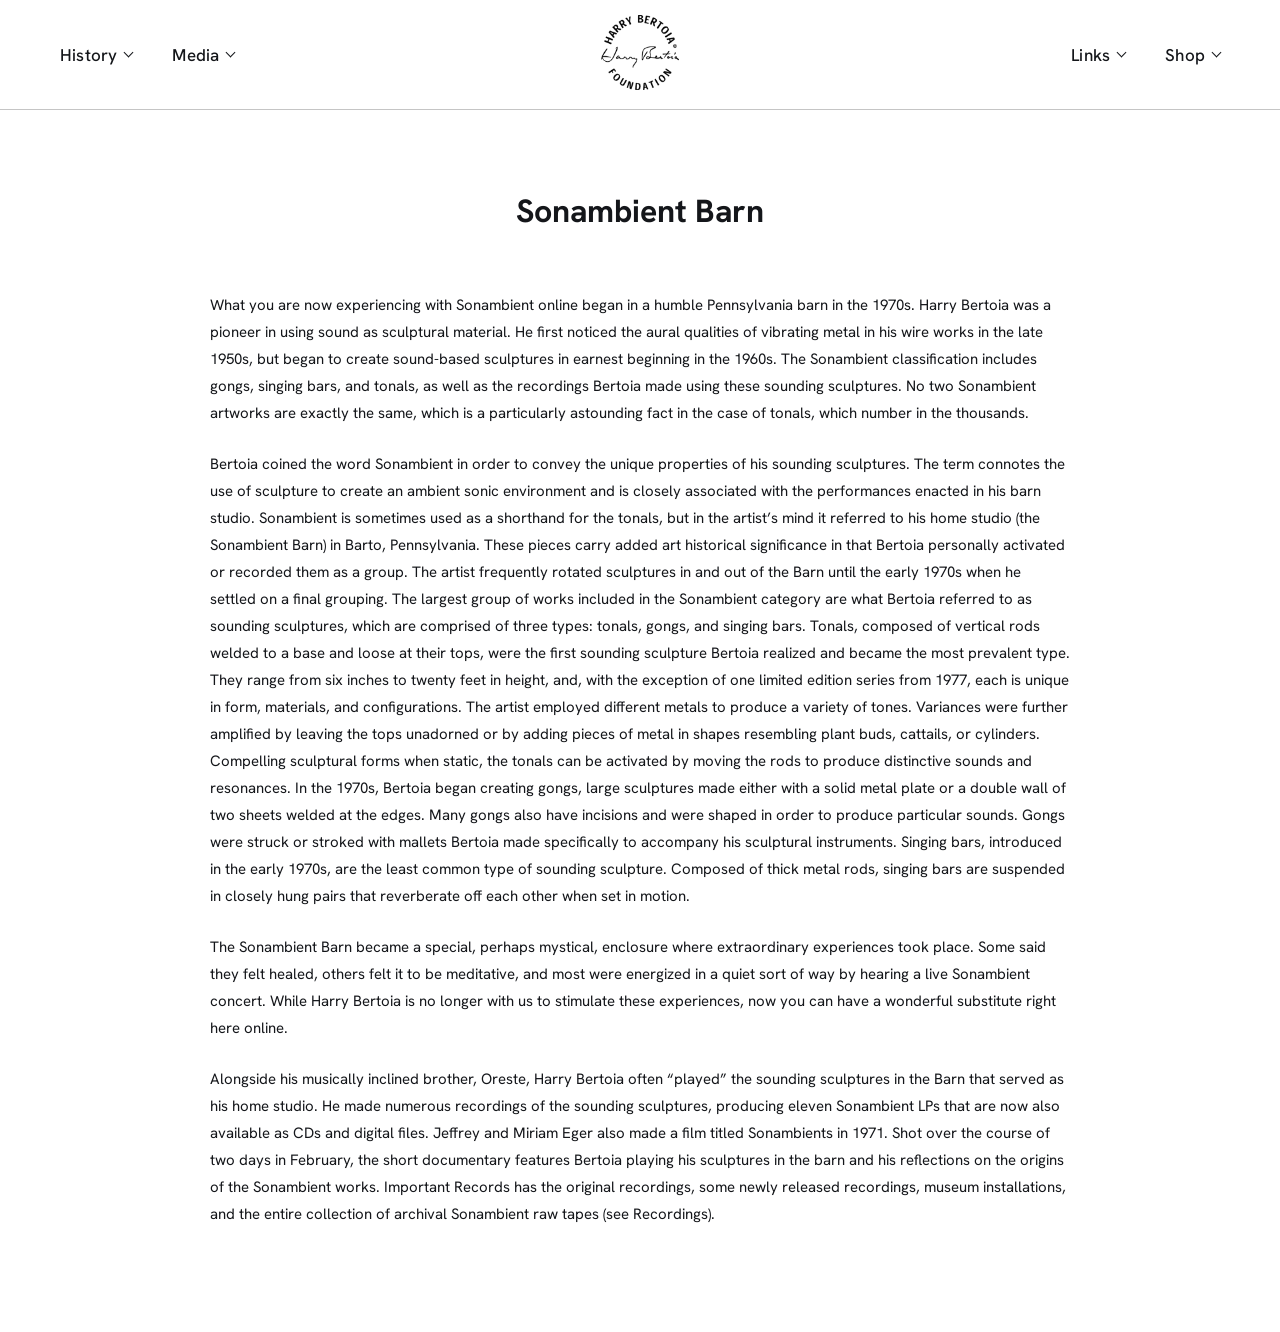
<file: sonambient-barn.html>
<!DOCTYPE html>
<html lang="en">

<head>
    <meta charset="UTF-8">
    <meta name="viewport" content="width=device-width, initial-scale=1.0">
    <meta name="description" content="Harry Bertoia's virtual Sonambient Barn simulator. Learn about the history of the Sonambient Barn in Barto, Pennsylvania.">
    <title>Harry's Barn</title>
    <link rel="icon" type="image/png" href="assets/images/bertoia_logo.webp">
    <link rel="preconnect" href="https://fonts.googleapis.com">
    <link rel="preconnect" href="https://fonts.gstatic.com" crossorigin>
    <link
        href="https://fonts.googleapis.com/css2?family=Hanken+Grotesk:ital,wght@0,300..900;1,300..900&display=swap"
        rel="stylesheet">
    <link rel="stylesheet" href="style.css?v=1.10">
</head>

<body>
    <nav class="site-nav">
        <div class="mobile-nav-header">
            <a href="home" class="mobile-logo">
                <img src="assets/images/bertoia_logo.webp" alt="Harry's Barn Home">
            </a>
            <button class="hamburger-btn" id="hamburger-btn" aria-label="Toggle navigation menu">
                <span></span>
                <span></span>
                <span></span>
            </button>
        </div>
        <div class="nav-menu-wrapper" id="nav-menu-wrapper">
            <div class="nav-links left">
                <div class="nav-item">
                    <a href="#">History</a>
                    <div class="dropdown">
                        <a href="coming-soon">Tape Archive</a>
                        <a href="sonambient-barn">Sonambient Barn</a>
                        <a href="https://catalogue.harrybertoia.org/catalogue/index.php?section=Sonambient" target="_blank" rel="noopener noreferrer">Sculptures</a>
                        <a href="materials">Materials</a>
                        <a href="monotypes">Monotypes</a>
                        <a href="https://importantrecords.com/products/harry-bertoia-download-complete-sonambient-collection" target="_blank" rel="noopener noreferrer">Original Releases</a>
                    </div>
                </div>
                <div class="nav-item">
                    <a href="#">Media</a>
                    <div class="dropdown">
                        <a href="https://catalogue.harrybertoia.org/catalogue/index.php?section=Sonambient" target="_blank" rel="noopener noreferrer">Photos</a>
                        <a href="https://www.youtube.com/watch?v=zS-YQ0-Rmmk" target="_blank" rel="noopener noreferrer">Motion Study</a>
                        <a href="https://www.youtube.com/watch?v=P7ujVKwLw78&t=1313s" target="_blank" rel="noopener noreferrer">Sonambient Documentary</a>
                        <a href="coming-soon">Articles</a>
                        <a href="https://www.youtube.com/watch?v=GpaogYl9RnQ" target="_blank" rel="noopener noreferrer">Virtual Barn Tour</a>
                        <a href="coming-soon">Installation</a>
                    </div>
                </div>
            </div>
            <div class="nav-logo desktop-only-logo">
                <a href="home">
                    <img src="assets/images/bertoia_logo.webp" alt="Harry's Barn Home">
                </a>
            </div>
            <div class="nav-links right">
                <div class="nav-item">
                    <a href="#">Links</a>
                    <div class="dropdown">
                        <a href="https://importantrecords.com/" target="_blank" rel="noopener noreferrer">Imprec</a>
                        <a href="https://sonambient.bandcamp.com" target="_blank" rel="noopener noreferrer">Bandcamp</a>
                        <a href="https://catalogue.harrybertoia.org/" target="_blank" rel="noopener noreferrer">Harry
                            Bertoia Catalogue Raisonné</a>
                        <a href="https://harrybertoia.org/" target="_blank" rel="noopener noreferrer">Harry Bertoia
                            Foundation</a>
                    </div>
                </div>
                <div class="nav-item">
                    <a href="#">Shop</a>
                    <div class="dropdown">
                        <a href="https://importantrecords.com/collections/sonambient" target="_blank"
                            rel="noopener noreferrer">Imprec Sonambient Shop</a>
                        <a href="https://harrybertoia.org/shop/" target="_blank" rel="noopener noreferrer">Harry Bertoia
                            Foundation Shop</a>
                    </div>
                </div>
            </div>
        </div>
    </nav>

    <main class="text-page-container">
        <h1 class="text-page-title">Sonambient Barn</h1>
        
        <div class="text-page-content">
            <p>What you are now experiencing with Sonambient online began in a humble Pennsylvania barn in the 1970s. Harry Bertoia was a pioneer in using sound as sculptural material. He first noticed the aural qualities of vibrating metal in his wire works in the late 1950s, but began to create sound-based sculptures in earnest beginning in the 1960s. The Sonambient classification includes gongs, singing bars, and tonals, as well as the recordings Bertoia made using these sounding sculptures. No two Sonambient artworks are exactly the same, which is a particularly astounding fact in the case of tonals, which number in the thousands.</p>
            
            <p>Bertoia coined the word Sonambient in order to convey the unique properties of his sounding sculptures. The term connotes the use of sculpture to create an ambient sonic environment and is closely associated with the performances enacted in his barn studio. Sonambient is sometimes used as a shorthand for the tonals, but in the artist’s mind it referred to his home studio (the Sonambient Barn) in Barto, Pennsylvania. These pieces carry added art historical significance in that Bertoia personally activated or recorded them as a group. The artist frequently rotated sculptures in and out of the Barn until the early 1970s when he settled on a final grouping. The largest group of works included in the Sonambient category are what Bertoia referred to as sounding sculptures, which are comprised of three types: tonals, gongs, and singing bars. Tonals, composed of vertical rods welded to a base and loose at their tops, were the first sounding sculpture Bertoia realized and became the most prevalent type. They range from six inches to twenty feet in height, and, with the exception of one limited edition series from 1977, each is unique in form, materials, and configurations. The artist employed different metals to produce a variety of tones. Variances were further amplified by leaving the tops unadorned or by adding pieces of metal in shapes resembling plant buds, cattails, or cylinders. Compelling sculptural forms when static, the tonals can be activated by moving the rods to produce distinctive sounds and resonances. In the 1970s, Bertoia began creating gongs, large sculptures made either with a solid metal plate or a double wall of two sheets welded at the edges. Many gongs also have incisions and were shaped in order to produce particular sounds. Gongs were struck or stroked with mallets Bertoia made specifically to accompany his sculptural instruments. Singing bars, introduced in the early 1970s, are the least common type of sounding sculpture. Composed of thick metal rods, singing bars are suspended in closely hung pairs that reverberate off each other when set in motion.</p>

            <p>The Sonambient Barn became a special, perhaps mystical, enclosure where extraordinary experiences took place. Some said they felt healed, others felt it to be meditative, and most were energized in a quiet sort of way by hearing a live Sonambient concert. While Harry Bertoia is no longer with us to stimulate these experiences, now you can have a wonderful substitute right here online.</p>

            <p>Alongside his musically inclined brother, Oreste, Harry Bertoia often “played” the sounding sculptures in the Barn that served as his home studio. He made numerous recordings of the sounding sculptures, producing eleven Sonambient LPs that are now also available as CDs and digital files. Jeffrey and Miriam Eger also made a film titled Sonambients in 1971. Shot over the course of two days in February, the short documentary features Bertoia playing his sculptures in the barn and his reflections on the origins of the Sonambient works. Important Records has the original recordings, some newly released recordings, museum installations, and the entire collection of archival Sonambient raw tapes (see Recordings).</p>
        </div>
    </main>
    <script src="nav.js"></script>
</body>

</html>
</file>
<file: style.css>
:root {
    --bg-color: #ffffff;
    --text-color: #14161a;
    --accent-glow: rgba(0, 0, 0, 0.14);
    --border-color: rgba(0, 0, 0, 0.1);
    --tile-surface: rgba(0, 0, 0, 0.04);
    --placeholder-bg: #eceef1;
}

* {
    box-sizing: border-box;
    margin: 0;
    padding: 0;
}

html,
body {
    overflow-x: hidden;
    width: 100%;
    max-width: 100vw;
    position: relative;
}

body {
    font-family: 'Hanken Grotesk', sans-serif;
    background-color: var(--bg-color);
    color: var(--text-color);
    min-height: 100vh;
}

body.splash-active,
body.nav-menu-open {
    overflow: hidden !important;
    height: 100vh !important;
    touch-action: none !important;
}

/* ── Splash Screen ─────────────────────────────── */
#splash-screen {
    position: fixed;
    inset: 0;
    z-index: 9999;
    background: url('assets/images/background.webp') center/cover no-repeat;
    display: flex;
    flex-direction: column;
    align-items: center;
    justify-content: center;
    transition: opacity 0.6s ease;
    touch-action: none;
}

#splash-screen.hidden {
    opacity: 0;
    pointer-events: none;
}

.splash-nav {
    flex-shrink: 0;
}

.splash-content {
    background: var(--bg-color);
    display: flex;
    flex-direction: column;
    align-items: center;
    justify-content: center;
    text-align: center;
    padding: 50px 40px;
    max-width: 90vw;
    width: 460px;
    box-sizing: border-box;
    gap: 0;
}

.splash-entering {
    font-family: 'Hanken Grotesk', sans-serif;
    font-size: 14px;
    font-weight: 400;
    color: var(--text-color);
    opacity: 0.6;
    margin-bottom: 12px;
    letter-spacing: 0.02em;
}

.splash-title {
    font-family: 'Hanken Grotesk', sans-serif;
    font-size: clamp(32px, 6vw, 52px);
    font-weight: 700;
    color: var(--text-color);
    margin-bottom: 20px;
    letter-spacing: -0.02em;
    line-height: 1.1;
    text-wrap: balance;
}

.splash-description {
    font-family: 'Hanken Grotesk', sans-serif;
    font-size: 15px;
    font-weight: 400;
    color: var(--text-color);
    opacity: 0.7;
    line-height: 1.6;
    max-width: 380px;
    margin-bottom: 16px;
    text-wrap: balance;
}

.splash-device-note {
    font-family: 'Hanken Grotesk', sans-serif;
    font-size: 14px;
    font-weight: 500;
    color: var(--text-color);
    opacity: 0.75;
    font-style: italic;
    margin-bottom: 28px;
    letter-spacing: 0.01em;
    text-wrap: balance;
}

.splash-status {
    font-family: 'Hanken Grotesk', sans-serif;
    font-size: 13px;
    font-weight: 400;
    color: var(--text-color);
    opacity: 0.45;
    letter-spacing: 0.01em;
}

.splash-enter {
    font-family: 'Hanken Grotesk', sans-serif;
    font-size: 15px;
    font-weight: 600;
    color: var(--text-color);
    background: none;
    border: 1px solid rgba(0, 0, 0, 0.2);
    padding: 10px 28px;
    cursor: pointer;
    letter-spacing: 0.04em;
    border-radius: 2px;
    transition: border-color 0.2s ease, opacity 0.2s ease, transform 0.2s ease;
    animation: fadeInUp 0.5s ease forwards;
}

.splash-enter:hover {
    border-color: rgba(0, 0, 0, 0.6);
    transform: translateY(-1px);
}

@keyframes fadeInUp {
    from {
        opacity: 0;
        transform: translateY(8px);
    }

    to {
        opacity: 1;
        transform: translateY(0);
    }
}

.main-content-container {
    display: flex;
    flex-direction: column;
    width: 100%;
    padding: 0 60px 40px 0;
}

.top-row {
    display: flex;
    width: 100%;
    height: 0;
    opacity: 0;
    overflow: hidden;
    gap: 40px;
    margin-bottom: 0;
    will-change: height, opacity;
    transition: height 1.6s cubic-bezier(0.16, 1, 0.3, 1),
        opacity 1s ease 0.3s,
        margin-bottom 1.6s cubic-bezier(0.16, 1, 0.3, 1);
}

.top-row.visible {
    height: 540px;
    opacity: 1;
    margin-bottom: 40px;
}

.canvas-container {
    flex: 1 1 0;
    min-width: 0;
    position: relative;
    overflow: hidden;
}

#spectrogram-canvas {
    width: 100%;
    height: 540px;
    /* Fixed — never resizes during transition */
    display: block;
    -webkit-mask-image: linear-gradient(to bottom, transparent, black 10%, black 90%, transparent);
    mask-image: linear-gradient(to bottom, transparent, black 10%, black 90%, transparent);
}

#fullscreen-btn {
    position: absolute;
    bottom: 20px;
    right: 20px;
    background: transparent;
    border: none;
    cursor: pointer;
    color: var(--text-color);
    opacity: 0.5;
    transition: opacity 0.3s ease, transform 0.3s ease;
    z-index: 10;
    padding: 8px;
    display: flex;
    align-items: center;
    justify-content: center;
    gap: 8px;
}

.fullscreen-text {
    font-size: 11px;
    font-weight: 600;
    text-transform: uppercase;
    letter-spacing: 1px;
}

#fullscreen-btn:hover {
    opacity: 0.8;
    transform: scale(1.1);
}

.canvas-container:fullscreen {
    background-color: var(--bg-color);
    width: 100vw;
    height: 100vh;
}

.canvas-container:fullscreen #spectrogram-canvas {
    height: 100vh;
}

body.fullscreen-open {
    overflow: hidden !important;
    height: 100vh !important;
    touch-action: none !important;
}

/* Pseudo-Fullscreen Fallback for Mobile / iOS Safari */
.canvas-container.fullscreen-active {
    position: fixed !important;
    top: 0 !important;
    left: 0 !important;
    right: 0 !important;
    bottom: 0 !important;
    width: 100vw !important;
    height: 100vh !important;
    z-index: 999999 !important;
    background-color: var(--bg-color) !important;
    margin: 0 !important;
    padding: 0 !important;
    border-radius: 0 !important;
    touch-action: none !important;
}

.canvas-container.fullscreen-active #spectrogram-canvas {
    height: 100vh !important;
    width: 100vw !important;
    max-height: none !important;
}

.canvas-container.fullscreen-active #fullscreen-btn {
    position: fixed !important;
    bottom: 30px !important;
    right: 30px !important;
    z-index: 1000000 !important;
    background: rgba(255, 255, 255, 0.85);
    backdrop-filter: blur(8px);
    -webkit-backdrop-filter: blur(8px);
    padding: 10px 16px;
    border-radius: 20px;
    box-shadow: 0 4px 12px rgba(0, 0, 0, 0.15);
}

.currently-playing-container {
    flex: 0 0 320px;
    display: flex;
    flex-direction: column;
}

.currently-playing-title {
    font-size: 16px;
    font-weight: 700;
    margin-bottom: 20px;
    display: flex;
    align-items: baseline;
    flex-wrap: wrap;
}

.scroll-hint {
    font-size: 13px;
    font-weight: 500;
    color: #b87333;
    margin-left: 6px;
    font-style: italic;
}

.view-more-blurb {
    font-size: 13px;
    font-style: italic;
    color: #888;
    margin-top: 15px;
}

#currently-playing-info {
    display: flex;
    flex-direction: column;
    gap: 20px;
    overflow-y: auto;
    max-height: 480px;
    padding-right: 10px;
    -webkit-overflow-scrolling: touch;
    touch-action: pan-y;
    scrollbar-width: thin;
    scrollbar-color: rgba(184, 115, 51, 0.8) rgba(0, 0, 0, 0.05);
}

#currently-playing-info::-webkit-scrollbar {
    width: 8px;
    display: block;
}

#currently-playing-info::-webkit-scrollbar-track {
    background: rgba(0, 0, 0, 0.05);
    border-radius: 10px;
}

#currently-playing-info::-webkit-scrollbar-thumb {
    background-color: rgba(184, 115, 51, 0.75);
    border-radius: 10px;
}

#currently-playing-info::-webkit-scrollbar-thumb:hover {
    background-color: rgba(184, 115, 51, 1);
}

#currently-playing-info::-webkit-scrollbar {
    width: 6px;
}

#currently-playing-info::-webkit-scrollbar-track {
    background: rgba(0, 0, 0, 0.04);
    border-radius: 10px;
}

#currently-playing-info::-webkit-scrollbar-thumb {
    background-color: rgba(0, 0, 0, 0.2);
    border-radius: 10px;
}

#currently-playing-info::-webkit-scrollbar-thumb:hover {
    background-color: rgba(0, 0, 0, 0.4);
}

.playing-item {
    display: flex;
    gap: 20px;
}

.playing-item img {
    width: 80px;
    height: auto;
    object-fit: contain;
    align-self: flex-start;
}

.info-details {
    display: flex;
    flex-direction: column;
    gap: 4px;
    font-size: 12px;
    line-height: 1.4;
}

.info-details p {
    margin: 0;
}

.info-details a.learn-more {
    margin-top: 10px;
    font-weight: 900;
    font-style: italic;
    color: var(--text-color);
    text-decoration: none;
    font-size: 14px;
}

.bottom-row {
    width: 100%;
    padding-left: 60px;
    display: flex;
    flex-direction: column;
    gap: 30px;
}

.inventory-title {
    font-size: clamp(12px, 1.5vw, 20px);
    font-weight: 900;
    text-align: center;
}

#instrument-categories {
    display: flex;
    flex-wrap: nowrap;
    gap: clamp(5px, 2vw, 60px);
    align-items: flex-start;
    justify-content: center;
    width: 100%;
}

/* Global Navbar */
.site-nav {
    display: flex;
    justify-content: space-between;
    align-items: center;
    padding: 15px 60px;
    background-color: #ffffff;
    border-bottom: 1px solid #C5C5C5;
    height: 110px;
}

.mobile-nav-header {
    display: none;
}

.hamburger-btn {
    display: none;
    background: none;
    border: none;
    cursor: pointer;
    padding: 0;
    width: 26px;
    height: 18px;
    flex-direction: column;
    justify-content: space-between;
    z-index: 1002;
}

.hamburger-btn span {
    display: block;
    width: 100%;
    height: 2px;
    background-color: var(--text-color);
    border-radius: 2px;
    transition: transform 0.3s ease, opacity 0.3s ease;
}

.nav-menu-wrapper {
    display: flex;
    width: 100%;
    justify-content: space-between;
    align-items: center;
}

.nav-links {
    display: flex;
    gap: 40px;
    flex: 1;
}

.nav-links.left {
    justify-content: flex-start;
}

.nav-links.right {
    justify-content: flex-end;
}

.nav-links a {
    text-decoration: none;
    color: var(--text-color);
    font-size: 17px;
    font-weight: 500;
    text-transform: none;
    /* Raleway looks better without forced case here */
    letter-spacing: 0.2px;
    transition: opacity 0.2s ease;
}

.nav-links a:hover {
    opacity: 0.6;
}

.nav-item {
    position: relative;
    display: inline-flex;
    align-items: center;
}

.nav-item>a {
    display: inline-flex;
    align-items: center;
    gap: 6px;
    padding: 20px 0;
}

.nav-item:has(.dropdown)>a::after {
    content: "";
    display: inline-block;
    width: 6px;
    height: 6px;
    border-right: 1.5px solid currentColor;
    border-bottom: 1.5px solid currentColor;
    transform: translateY(-2px) rotate(45deg);
    transition: transform 0.2s ease;
    margin-left: 2px;
}

.dropdown {
    display: none;
    position: absolute;
    top: calc(100% - 10px);
    left: -20px;
    background-color: #ffffff;
    min-width: 240px;
    box-shadow: 0px 4px 20px rgba(0, 0, 0, 0.08);
    z-index: 1000;
    border-radius: 0px;
    padding: 16px 0;
    border: 1px solid rgba(0, 0, 0, 0.04);
}

.nav-links.right .dropdown {
    left: auto;
    right: -20px;
}

.dropdown::before {
    content: "";
    position: absolute;
    top: -20px;
    left: 0;
    right: 0;
    height: 20px;
    background: transparent;
}

.nav-item:hover .dropdown {
    display: flex;
    flex-direction: column;
}

.dropdown a {
    padding: 10px 24px;
    font-size: 15px !important;
    text-align: left;
    white-space: normal;
    color: var(--text-color);
    transition: background-color 0.2s ease, opacity 0.2s ease;
    line-height: 1.4;
}

.dropdown a:hover {
    background-color: #f7f7f7;
    opacity: 1 !important;
}

.nav-logo {
    flex: 0 0 auto;
    display: flex;
    justify-content: center;
    padding-top: 10px;
    padding-bottom: 10px;
}

.nav-logo img {
    height: 95px;
    width: auto;
    padding-top: 10px;
    padding-bottom: 10px;
}

/* Global Header */
.site-header {
    text-align: center;
    background: url('assets/images/smallerslice.webp') center/cover no-repeat;
    display: flex;
    flex-direction: column;
    justify-content: center;
    align-items: center;
    padding: 40px 20px;
    margin-bottom: 60px;
}

.site-header-content {
    background-color: var(--bg-color);
    padding: 40px 80px;
    display: flex;
    flex-direction: column;
    align-items: center;
    justify-content: center;
}

.site-header h1 {
    font-size: clamp(32px, 6vw, 52px);
    font-weight: 500;
    letter-spacing: -0.02em;
    margin-bottom: 16px;
    line-height: 1.1;
}

.site-header p {
    font-size: 20px;
    font-weight: 500;
    letter-spacing: 0.01em;
}

.category-section {
    margin-bottom: 30px;
    width: 100%;
    max-width: 384px;
    display: flex;
    flex-direction: column;
    align-items: center;
    flex: 1 1 0;
    min-width: 0;
}

.grid-container {
    display: grid;
    grid-template-columns: repeat(auto-fit, minmax(min(100%, 90px), 1fr));
    column-gap: clamp(5px, 1vw, 20px);
    row-gap: clamp(5px, 1vw, 20px);
    margin-top: 15px;
    width: 100%;
}



/* Pre-allocate container heights removed for compact packing */

.tile-wrapper {
    display: flex;
    flex-direction: column;
    align-items: center;
    gap: 12px;
    break-inside: avoid;
    margin-bottom: 40px;
}

.instrument-tile {
    position: relative;
    width: 100%;
    border-radius: 0px;
    overflow: visible;
    /* Prevent glow clipping */
    cursor: pointer;
    background: transparent;
    border: none;
    backdrop-filter: none;
    transition: all 0.4s cubic-bezier(0.25, 0.8, 0.25, 1);
    display: flex;
    justify-content: center;
    align-items: center;
    transform: translateZ(0);
    /* Hardware accel for smooth transition */
}

#grid-tonals-rods,
#grid-tonals-tops,
.layout-row {
    align-items: flex-end;
}

#grid-gongs,
#grid-singing-bars,
#grid-combinations {
    align-items: flex-start;
}

.tile-wrapper[data-category="tonals-rods"] .instrument-tile,
.tile-wrapper[data-category="tonals-tops"] .instrument-tile {
    align-items: flex-end;
    min-height: 200px;
}

.tile-wrapper[data-category="gongs"] .instrument-tile,
.tile-wrapper[data-category="singing-bars"] .instrument-tile,
.tile-wrapper[data-category="combinations"] .instrument-tile {
    align-items: flex-start;
}


.mini-progress {
    width: 100%;
    height: 4px;
    margin: 5px 0 10px 0;
    -webkit-appearance: none;
    appearance: none;
    background-color: var(--placeholder-bg);
    border-radius: 4px;
    overflow: hidden;
    cursor: pointer;
}

.mini-progress::-webkit-slider-thumb {
    -webkit-appearance: none;
    appearance: none;
    width: 0;
    height: 4px;
    box-shadow: -1000px 0 0 1000px #b87333;
}

.mini-progress::-moz-range-thumb {
    width: 0;
    height: 4px;
    border: none;
    box-shadow: -1000px 0 0 1000px #b87333;
}

.playing-controls {
    display: flex;
    gap: 10px;
    margin-bottom: 8px;
}

.control-btn {
    background: none;
    border: none;
    cursor: pointer;
    color: var(--text-color);
    opacity: 0.3;
    transition: opacity 0.2s ease, color 0.2s ease, transform 0.2s ease;
    display: flex;
    align-items: center;
    justify-content: center;
    padding: 2px;
}

.control-btn:hover {
    opacity: 0.8;
    transform: scale(1.1);
}

.control-btn.loop-btn.active {
    opacity: 1;
    color: #b87333;
    filter: drop-shadow(0 0 5px rgba(184, 115, 51, 0.4));
}

.instrument-tile.placeholder {
    cursor: default;
    border: none;
    background: transparent !important;
}

.instrument-tile.placeholder:hover {
    transform: none;
    box-shadow: none;
    border: none;
}

.instrument-tile img {
    width: 100%;
    max-width: 90px;
    height: auto;
    max-height: 200px;
    display: block;
    opacity: 1;
    /* Fully colored by default */
    transition: transform 0.6s ease, opacity 0.4s ease, filter 0.4s ease;
}

.tile-wrapper[data-category="tonals-rods"] .instrument-tile img,
.tile-wrapper[data-category="tonals-tops"] .instrument-tile img {
    height: 170px;
    width: auto;
    max-width: 100%;
    object-fit: contain;
    object-position: bottom center;
}

.instrument-tile:not(.placeholder):hover {
    transform: translateY(-4px);
    /* Removed box-shadow and border to eliminate the "hover box" */
}

.instrument-tile:hover img {
    transform: scale(1.01);
    /* Reduced scaling on hover */
}

/* Universal Glowing outline for active instruments */
.instrument-tile.active img {
    filter: drop-shadow(0 0 8px rgba(255, 255, 255, 0.9)) drop-shadow(0 0 15px rgba(184, 115, 51, 0.8)) drop-shadow(0 0 25px rgba(184, 115, 51, 0.5));
    transition: filter 0.3s ease, opacity 0.3s ease;
}



/* Removed lower-image styles */

@media (max-width: 1024px) {
    .site-nav {
        padding: 15px 30px;
    }

    .main-content-container {
        padding: 0 30px 40px 0;
    }

    .bottom-row {
        padding-left: 30px;
    }

    .top-row {
        height: 0;
    }

    .top-row.visible {
        height: 600px;
    }

    #grave-gong-section {
        width: calc(100% + 60px);
        margin-left: -30px;
    }
}

@media (max-width: 768px) {
    .site-nav {
        flex-direction: row;
        justify-content: space-between;
        align-items: center;
        height: 75px;
        padding: 10px 20px;
        position: relative;
        z-index: 1000;
    }

    .mobile-nav-header {
        display: flex;
        justify-content: space-between;
        align-items: center;
        width: 100%;
    }

    .mobile-logo img {
        height: 52px;
        width: auto;
        display: block;
    }

    .hamburger-btn {
        display: flex;
    }

    .site-nav.nav-open .hamburger-btn span:nth-child(1) {
        transform: translateY(8px) rotate(45deg);
    }

    .site-nav.nav-open .hamburger-btn span:nth-child(2) {
        opacity: 0;
    }

    .site-nav.nav-open .hamburger-btn span:nth-child(3) {
        transform: translateY(-8px) rotate(-45deg);
    }

    .desktop-only-logo {
        display: none !important;
    }

    .nav-menu-wrapper {
        position: fixed;
        top: 75px;
        left: 0;
        right: 0;
        bottom: 0;
        background-color: #ffffff;
        display: none;
        flex-direction: column;
        justify-content: flex-start;
        align-items: flex-start;
        padding: 24px 30px;
        gap: 20px;
        overflow-y: auto;
        z-index: 1001;
        box-shadow: 0 10px 30px rgba(0, 0, 0, 0.12);
        animation: navFadeIn 0.25s ease forwards;
    }

    .site-nav.nav-open .nav-menu-wrapper {
        display: flex;
    }

    .nav-links {
        flex-direction: column;
        width: 100%;
        gap: 15px;
        flex: none;
    }

    .nav-item {
        flex-direction: column;
        align-items: flex-start;
        width: 100%;
    }

    .nav-item>a {
        font-size: 18px;
        font-weight: 700;
        padding: 10px 0;
        width: 100%;
        justify-content: space-between;
    }

    .dropdown {
        position: relative;
        top: 0;
        left: 0 !important;
        right: 0 !important;
        box-shadow: none;
        border: none;
        background-color: transparent;
        min-width: 100%;
        padding: 6px 0 6px 16px;
        margin-top: 0;
        display: none;
        flex-direction: column;
        border-left: 2px solid rgba(0, 0, 0, 0.1);
    }

    .nav-item.active .dropdown {
        display: flex;
    }

    .dropdown a {
        text-align: left;
        padding: 8px 0;
        font-size: 15px !important;
    }

    @keyframes navFadeIn {
        from {
            opacity: 0;
            transform: translateY(-8px);
        }

        to {
            opacity: 1;
            transform: translateY(0);
        }
    }

    .splash-content {
        padding: 32px 20px;
        width: 88vw;
        max-width: 360px;
    }

    .splash-title {
        font-size: 28px;
        margin-bottom: 14px;
    }

    .splash-description {
        font-size: 13.5px;
        line-height: 1.5;
    }

    .splash-device-note {
        font-size: 13px;
        margin-bottom: 20px;
    }

    .site-header {
        height: auto;
        padding: 24px 15px;
        margin-bottom: 0;
    }

    .site-header-content {
        padding: 24px 16px;
        width: 100%;
        max-width: 100%;
        box-sizing: border-box;
    }

    .site-header h1 {
        font-size: clamp(20px, 6vw, 28px);
        white-space: nowrap;
        margin-bottom: 10px;
    }

    .site-header p {
        font-size: 15px;
        text-wrap: balance;
    }

    .main-content-container {
        padding: 0 0 40px 0;
    }

    .bottom-row {
        padding: 0 20px;
    }

    .top-row {
        flex-direction: column;
        height: 0;
        gap: 10px;
    }

    .top-row.visible {
        height: 560px;
        opacity: 1;
        margin-bottom: 25px;
    }

    .canvas-container {
        width: 100%;
        height: 220px;
        flex: none;
        overflow: hidden;
    }

    #spectrogram-canvas {
        height: 220px;
        width: 100%;
        display: block;
        -webkit-mask-image: linear-gradient(to bottom, transparent 0%, black 5%, black 95%, transparent 100%);
        mask-image: linear-gradient(to bottom, transparent 0%, black 5%, black 95%, transparent 100%);
    }

    .currently-playing-container {
        padding: 10px 20px 0 20px;
        width: 100%;
        flex: none;
    }

    #currently-playing-info {
        max-height: 320px;
    }

    #grave-gong-section {
        width: 100%;
        margin-left: 0;
    }

    .control-btn {
        min-width: 36px;
        min-height: 36px;
        padding: 6px;
    }
}

/* Text Page Styles (History, Sonambient Barn, etc) */
.text-page-container {
    max-width: 900px;
    margin: 0 auto;
    padding: 80px 20px;
}

.text-page-title {
    font-family: 'Hanken Grotesk', sans-serif;
    font-size: 32px;
    font-weight: 700;
    text-align: center;
    color: var(--text-color);
    margin-bottom: 60px;
}

.text-page-content p {
    font-family: 'Hanken Grotesk', sans-serif;
    font-size: 15px;
    line-height: 1.8;
    color: var(--text-color);
    margin-bottom: 24px;
}

/* Loading state for instrument tiles */
.instrument-tile.loading img {
    animation: tilePulse 1.2s infinite ease-in-out;
    opacity: 0.6;
}

@keyframes tilePulse {
    0% {
        opacity: 0.4;
        transform: scale(0.98);
    }

    50% {
        opacity: 0.8;
        transform: scale(1.02);
    }

    100% {
        opacity: 0.4;
        transform: scale(0.98);
    }
}

/* Grave Gong Footer Section */
#grave-gong-section {
    margin-top: 20px;
    padding-top: 0px;
    display: flex;
    flex-direction: column;
    align-items: center;
    width: calc(100% + 120px);
    margin-left: -60px;
    margin-bottom: -40px;
}

.grave-gong-title {
    font-size: 24px;
    font-weight: 700;
    letter-spacing: -0.01em;
    margin-bottom: 24px;
    text-align: center;
}

#grave-gong-footer {
    width: 100%;
    display: flex;
    justify-content: center;
}

#grave-gong-footer .tile-wrapper {
    margin-bottom: 0;
    width: 100%;
    max-width: 100%;
    display: flex;
    justify-content: center;
}

#grave-gong-footer .instrument-tile {
    max-height: none;
    height: auto;
    width: 100%;
    max-width: none;
    position: relative;
    cursor: pointer;
    overflow: hidden;
}

#grave-gong-footer .instrument-tile img {
    width: 100%;
    max-width: 100%;
    height: auto;
    max-height: none;
    display: block;
    object-fit: cover;
    padding: 0;
}

/* Grave Gong Text Hint Above Footer */
.grave-gong-hint {
    display: flex;
    align-items: center;
    justify-content: center;
    gap: 6px;
    margin-bottom: 12px;
    color: #000000;
    font-family: 'Hanken Grotesk', system-ui, sans-serif;
    font-size: 14px;
    font-weight: 500;
    letter-spacing: 0.04em;
    text-transform: uppercase;
    cursor: pointer;
    pointer-events: auto;
    user-select: none;
}

.grave-gong-hint .hint-arrow {
    display: inline-block;
}

@media (max-width: 768px) {
    .grave-gong-hint {
        font-size: 12px;
        margin-bottom: 8px;
    }
}

/* Layout Toggle */
.layout-toggle-container {
    display: flex;
    justify-content: center;
    align-items: center;
    margin-bottom: 20px;
    gap: 10px;
}

.layout-toggle-label {
    font-size: 16px;
    font-weight: 500;
}

.switch {
    position: relative;
    display: inline-block;
    width: 50px;
    height: 24px;
}

.switch input {
    opacity: 0;
    width: 0;
    height: 0;
}

.slider {
    position: absolute;
    cursor: pointer;
    top: 0;
    left: 0;
    right: 0;
    bottom: 0;
    background-color: #ccc;
    -webkit-transition: .4s;
    transition: .4s;
}

.slider:before {
    position: absolute;
    content: "";
    height: 16px;
    width: 16px;
    left: 4px;
    bottom: 4px;
    background-color: white;
    -webkit-transition: .4s;
    transition: .4s;
}

input:checked+.slider {
    background-color: #b87333;
}

input:checked+.slider:before {
    -webkit-transform: translateX(26px);
    -ms-transform: translateX(26px);
    transform: translateX(26px);
}

.slider.round {
    border-radius: 24px;
}

.slider.round:before {
    border-radius: 50%;
}

/* Dynamic Row Layout */
.layout-row {
    display: flex;
    justify-content: center;
    flex-wrap: nowrap;
    gap: clamp(5px, 1.5vw, 20px);
    width: 100%;
}

.layout-row .tile-wrapper {
    flex: 1 1 0;
    min-width: 0;
    max-width: 180px;
}

/* Mobile & Tablet Responsive Layout Rows */
@media (max-width: 900px) {
    .layout-row {
        flex-wrap: wrap;
        gap: 18px 12px;
    }

    .layout-row .tile-wrapper {
        flex: 0 1 calc(25% - 10px);
        min-width: 85px;
        max-width: 140px;
        margin-bottom: 24px;
    }
}

@media (max-width: 600px) {
    .layout-row {
        flex-wrap: wrap;
        gap: 15px 10px;
    }

    .layout-row .tile-wrapper {
        flex: 0 1 calc(33.333% - 8px);
        min-width: 80px;
        max-width: 120px;
        margin-bottom: 20px;
    }

    .tile-wrapper[data-category="tonals-rods"] .instrument-tile img,
    .tile-wrapper[data-category="tonals-tops"] .instrument-tile img {
        height: 125px;
    }

    .instrument-tile img {
        max-height: 130px;
    }
}

@media (max-width: 380px) {
    .layout-row .tile-wrapper {
        flex: 0 1 calc(50% - 8px);
        max-width: 140px;
    }

    .tile-wrapper[data-category="tonals-rods"] .instrument-tile img,
    .tile-wrapper[data-category="tonals-tops"] .instrument-tile img {
        height: 135px;
    }

    .instrument-tile img {
        max-height: 140px;
    }
}
</file>
